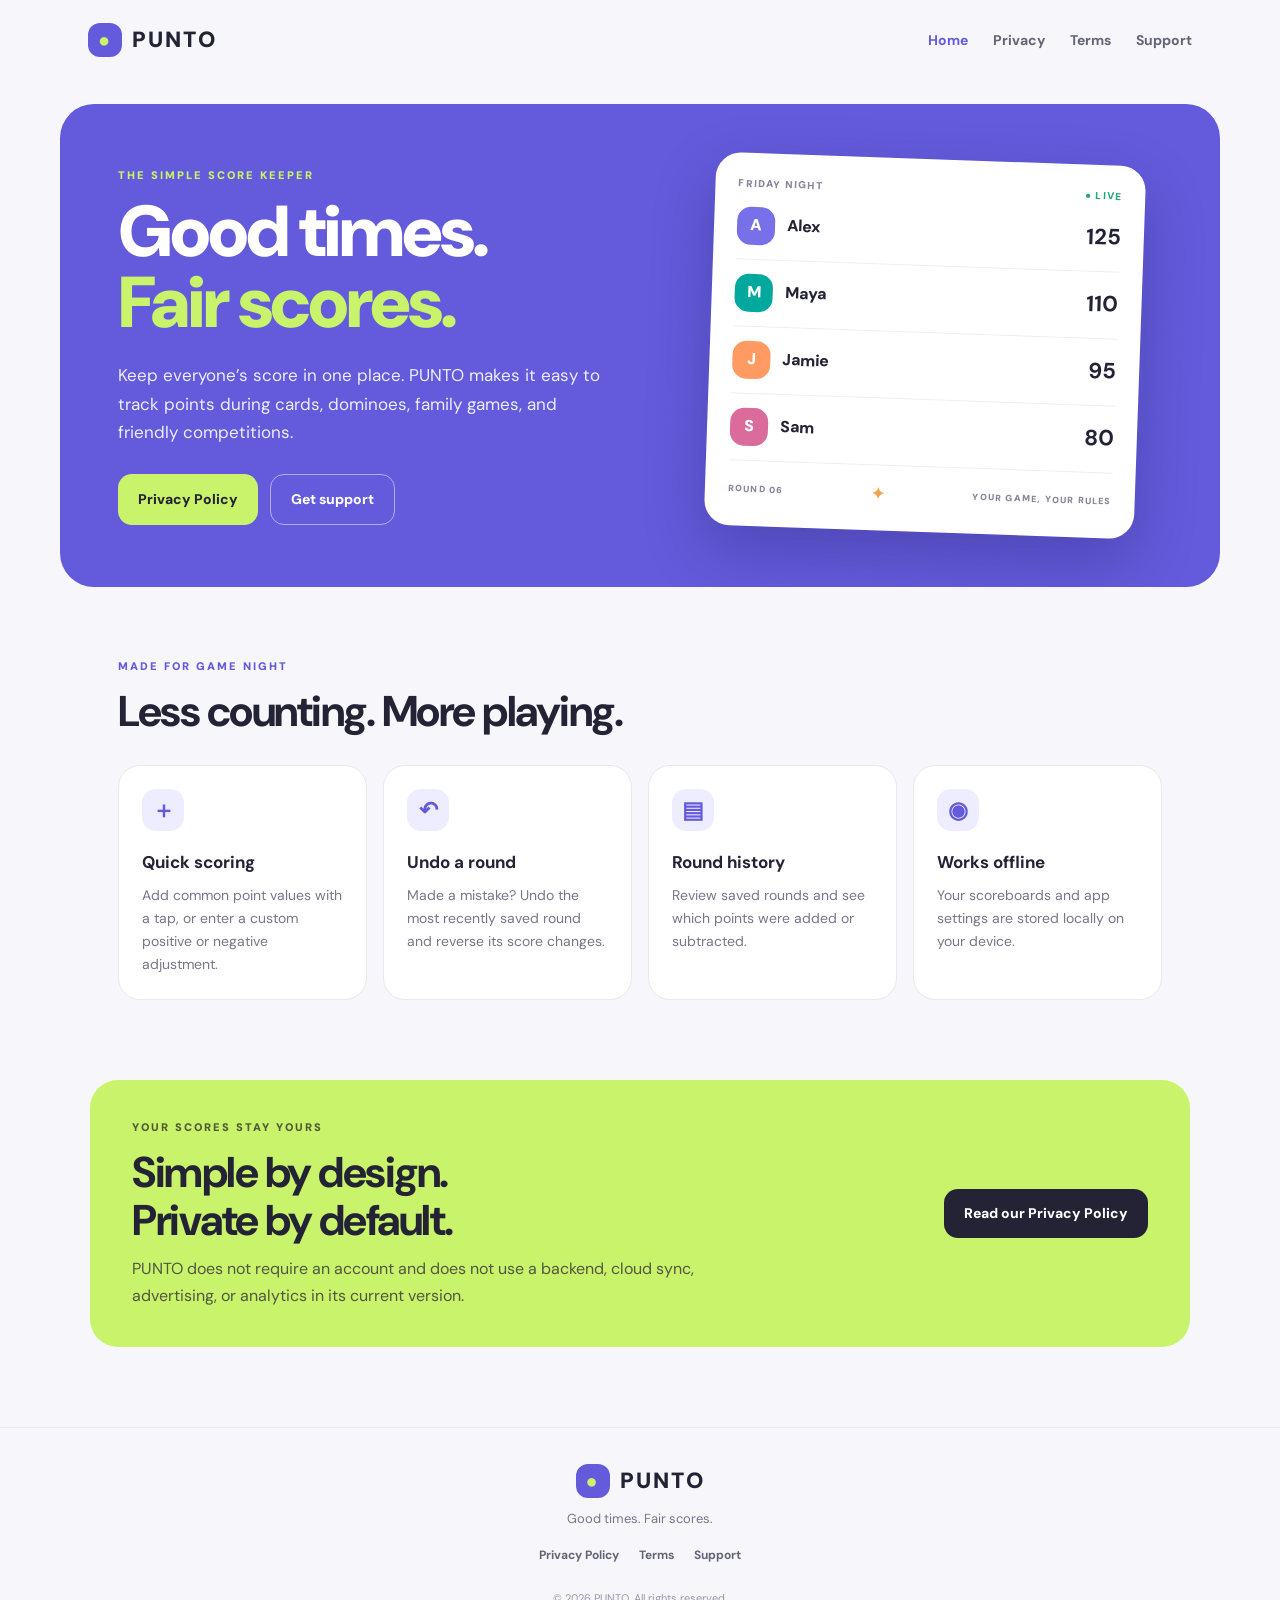
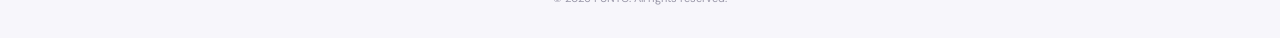
<file: docs/index.html>
<!doctype html>
<html lang="en">
<head>
  <meta charset="utf-8">
  <meta name="viewport" content="width=device-width, initial-scale=1">
  <meta name="theme-color" content="#635bdb">
  <meta name="description" content="PUNTO is a simple offline score keeper for cards, dominoes, and game nights.">
  <title>PUNTO — Score Keeper</title>
  <link rel="stylesheet" href="assets/style.css">
</head>
<body>
  <header class="site-header">
    <a class="brand" href="index.html"><span class="brand-mark">●</span><span>PUNTO</span></a>
    <nav>
      <a href="index.html" aria-current="page">Home</a>
      <a href="privacy-policy.html">Privacy</a>
      <a href="terms.html">Terms</a>
      <a href="support.html">Support</a>
    </nav>
  </header>

  <main>
    <section class="hero">
      <div class="hero-copy">
        <p class="eyebrow">THE SIMPLE SCORE KEEPER</p>
        <h1>Good times.<br><span>Fair scores.</span></h1>
        <p class="lead">Keep everyone’s score in one place. PUNTO makes it easy to track points during cards, dominoes, family games, and friendly competitions.</p>
        <div class="hero-actions">
          <a class="button button-light" href="privacy-policy.html">Privacy Policy</a>
          <a class="button button-outline" href="support.html">Get support</a>
        </div>
      </div>
      <div class="score-art" aria-label="Illustration of a colorful game scoreboard">
        <div class="score-top"><span>FRIDAY NIGHT</span><span class="live-dot">● LIVE</span></div>
        <div class="score-row"><span class="avatar purple">A</span><span class="player">Alex</span><strong>125</strong></div>
        <div class="score-row"><span class="avatar teal">M</span><span class="player">Maya</span><strong>110</strong></div>
        <div class="score-row"><span class="avatar orange">J</span><span class="player">Jamie</span><strong>95</strong></div>
        <div class="score-row"><span class="avatar pink">S</span><span class="player">Sam</span><strong>80</strong></div>
        <div class="score-footer">ROUND 06 <span>✦</span> YOUR GAME, YOUR RULES</div>
      </div>
    </section>

    <section class="section">
      <p class="eyebrow">MADE FOR GAME NIGHT</p>
      <h2>Less counting. More playing.</h2>
      <div class="feature-grid">
        <article class="feature"><span class="feature-icon">＋</span><h3>Quick scoring</h3><p>Add common point values with a tap, or enter a custom positive or negative adjustment.</p></article>
        <article class="feature"><span class="feature-icon">↶</span><h3>Undo a round</h3><p>Made a mistake? Undo the most recently saved round and reverse its score changes.</p></article>
        <article class="feature"><span class="feature-icon">▤</span><h3>Round history</h3><p>Review saved rounds and see which points were added or subtracted.</p></article>
        <article class="feature"><span class="feature-icon">◉</span><h3>Works offline</h3><p>Your scoreboards and app settings are stored locally on your device.</p></article>
      </div>
    </section>

    <section class="privacy-strip">
      <div><p class="eyebrow">YOUR SCORES STAY YOURS</p><h2>Simple by design.<br>Private by default.</h2><p>PUNTO does not require an account and does not use a backend, cloud sync, advertising, or analytics in its current version.</p></div>
      <a class="button button-dark" href="privacy-policy.html">Read our Privacy Policy</a>
    </section>
  </main>

  <footer class="site-footer">
    <a class="brand" href="index.html"><span class="brand-mark">●</span><span>PUNTO</span></a>
    <p>Good times. Fair scores.</p>
    <div class="footer-links"><a href="privacy-policy.html">Privacy Policy</a><a href="terms.html">Terms</a><a href="support.html">Support</a></div>
    <small>© 2026 PUNTO. All rights reserved.</small>
  </footer>
</body>
</html>
</file>
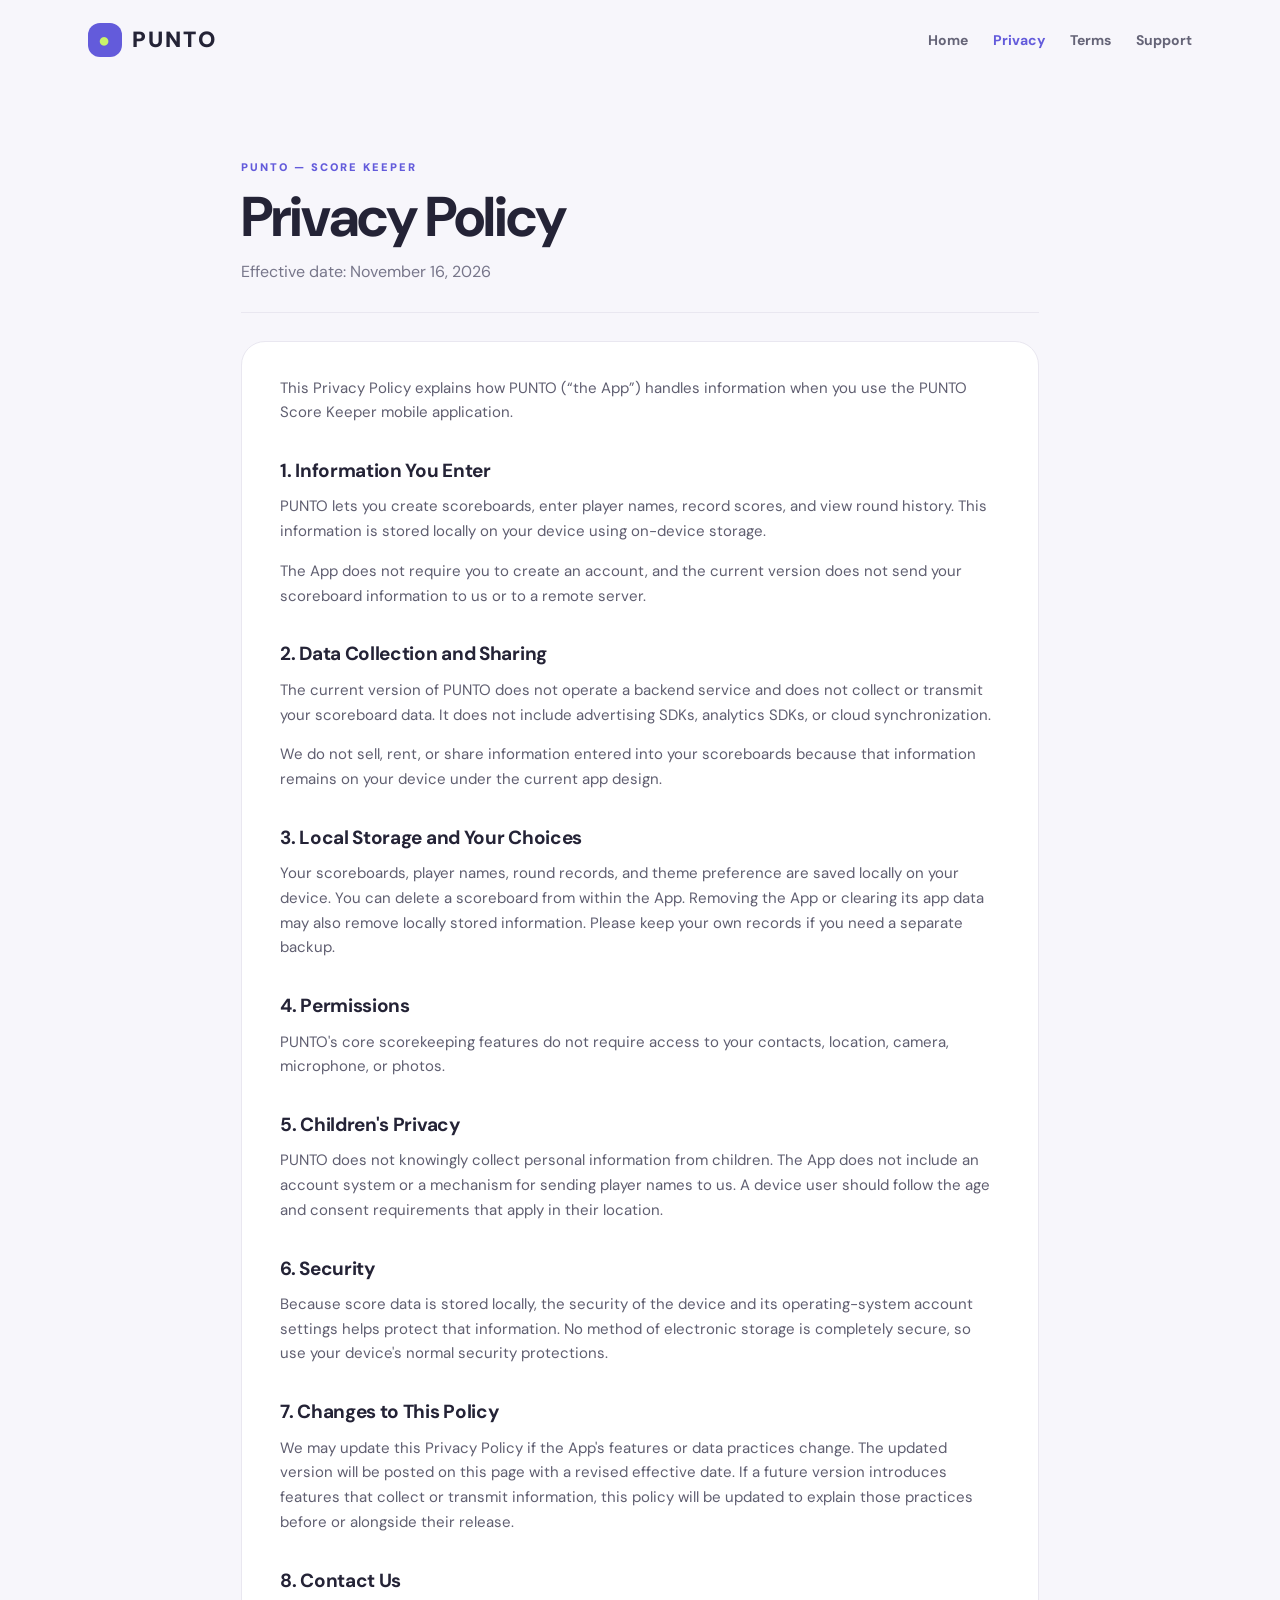
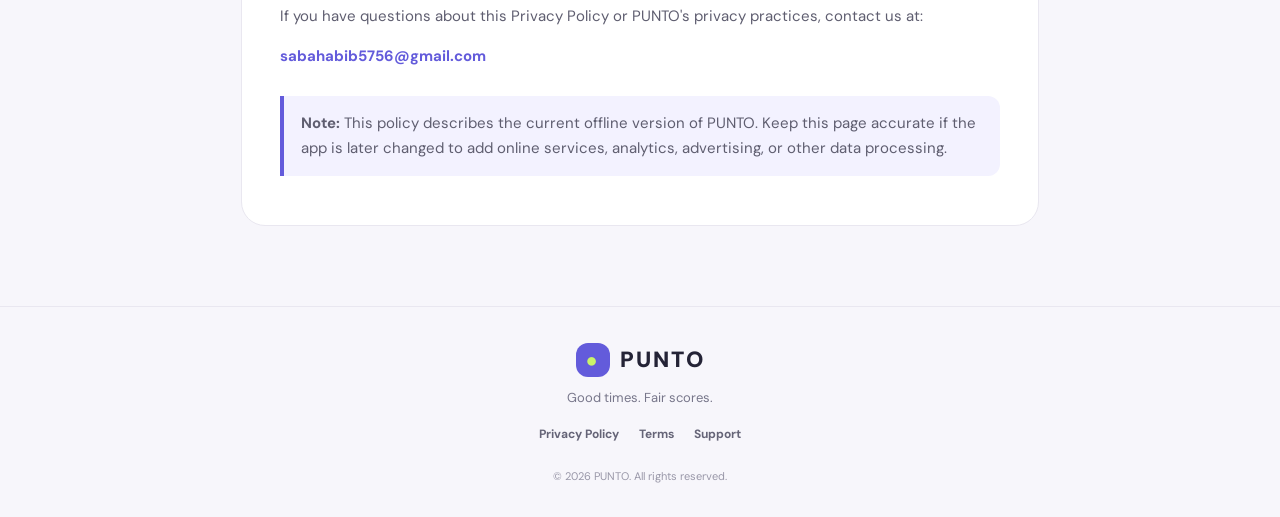
<file: docs/privacy-policy.html>
<!doctype html>
<html lang="en">
<head>
  <meta charset="utf-8">
  <meta name="viewport" content="width=device-width, initial-scale=1">
  <meta name="theme-color" content="#635bdb">
  <meta name="description" content="PUNTO Score Keeper Privacy Policy.">
  <title>Privacy Policy — PUNTO</title>
  <link rel="stylesheet" href="assets/style.css">
</head>
<body>
  <header class="site-header">
    <a class="brand" href="index.html"><span class="brand-mark">●</span><span>PUNTO</span></a>
    <nav><a href="index.html">Home</a><a href="privacy-policy.html" aria-current="page">Privacy</a><a href="terms.html">Terms</a><a href="support.html">Support</a></nav>
  </header>

  <main class="legal-wrap">
    <div class="legal-heading"><p class="eyebrow">PUNTO — SCORE KEEPER</p><h1>Privacy Policy</h1><p class="muted">Effective date: November 16, 2026</p></div>
    <article class="legal-content">
      <p>This Privacy Policy explains how PUNTO (“the App”) handles information when you use the PUNTO Score Keeper mobile application.</p>

      <h2>1. Information You Enter</h2>
      <p>PUNTO lets you create scoreboards, enter player names, record scores, and view round history. This information is stored locally on your device using on-device storage.</p>
      <p>The App does not require you to create an account, and the current version does not send your scoreboard information to us or to a remote server.</p>

      <h2>2. Data Collection and Sharing</h2>
      <p>The current version of PUNTO does not operate a backend service and does not collect or transmit your scoreboard data. It does not include advertising SDKs, analytics SDKs, or cloud synchronization.</p>
      <p>We do not sell, rent, or share information entered into your scoreboards because that information remains on your device under the current app design.</p>

      <h2>3. Local Storage and Your Choices</h2>
      <p>Your scoreboards, player names, round records, and theme preference are saved locally on your device. You can delete a scoreboard from within the App. Removing the App or clearing its app data may also remove locally stored information. Please keep your own records if you need a separate backup.</p>

      <h2>4. Permissions</h2>
      <p>PUNTO's core scorekeeping features do not require access to your contacts, location, camera, microphone, or photos.</p>

      <h2>5. Children's Privacy</h2>
      <p>PUNTO does not knowingly collect personal information from children. The App does not include an account system or a mechanism for sending player names to us. A device user should follow the age and consent requirements that apply in their location.</p>

      <h2>6. Security</h2>
      <p>Because score data is stored locally, the security of the device and its operating-system account settings helps protect that information. No method of electronic storage is completely secure, so use your device's normal security protections.</p>

      <h2>7. Changes to This Policy</h2>
      <p>We may update this Privacy Policy if the App's features or data practices change. The updated version will be posted on this page with a revised effective date. If a future version introduces features that collect or transmit information, this policy will be updated to explain those practices before or alongside their release.</p>

      <h2>8. Contact Us</h2>
      <p>If you have questions about this Privacy Policy or PUNTO's privacy practices, contact us at:</p>
      <p><a href="mailto:sabahabib5756@gmail.com">sabahabib5756@gmail.com</a></p>

      <p class="policy-note"><strong>Note:</strong> This policy describes the current offline version of PUNTO. Keep this page accurate if the app is later changed to add online services, analytics, advertising, or other data processing.</p>
    </article>
  </main>

  <footer class="site-footer">
    <a class="brand" href="index.html"><span class="brand-mark">●</span><span>PUNTO</span></a>
    <p>Good times. Fair scores.</p>
    <div class="footer-links"><a href="privacy-policy.html">Privacy Policy</a><a href="terms.html">Terms</a><a href="support.html">Support</a></div>
    <small>© 2026 PUNTO. All rights reserved.</small>
  </footer>
</body>
</html>
</file>
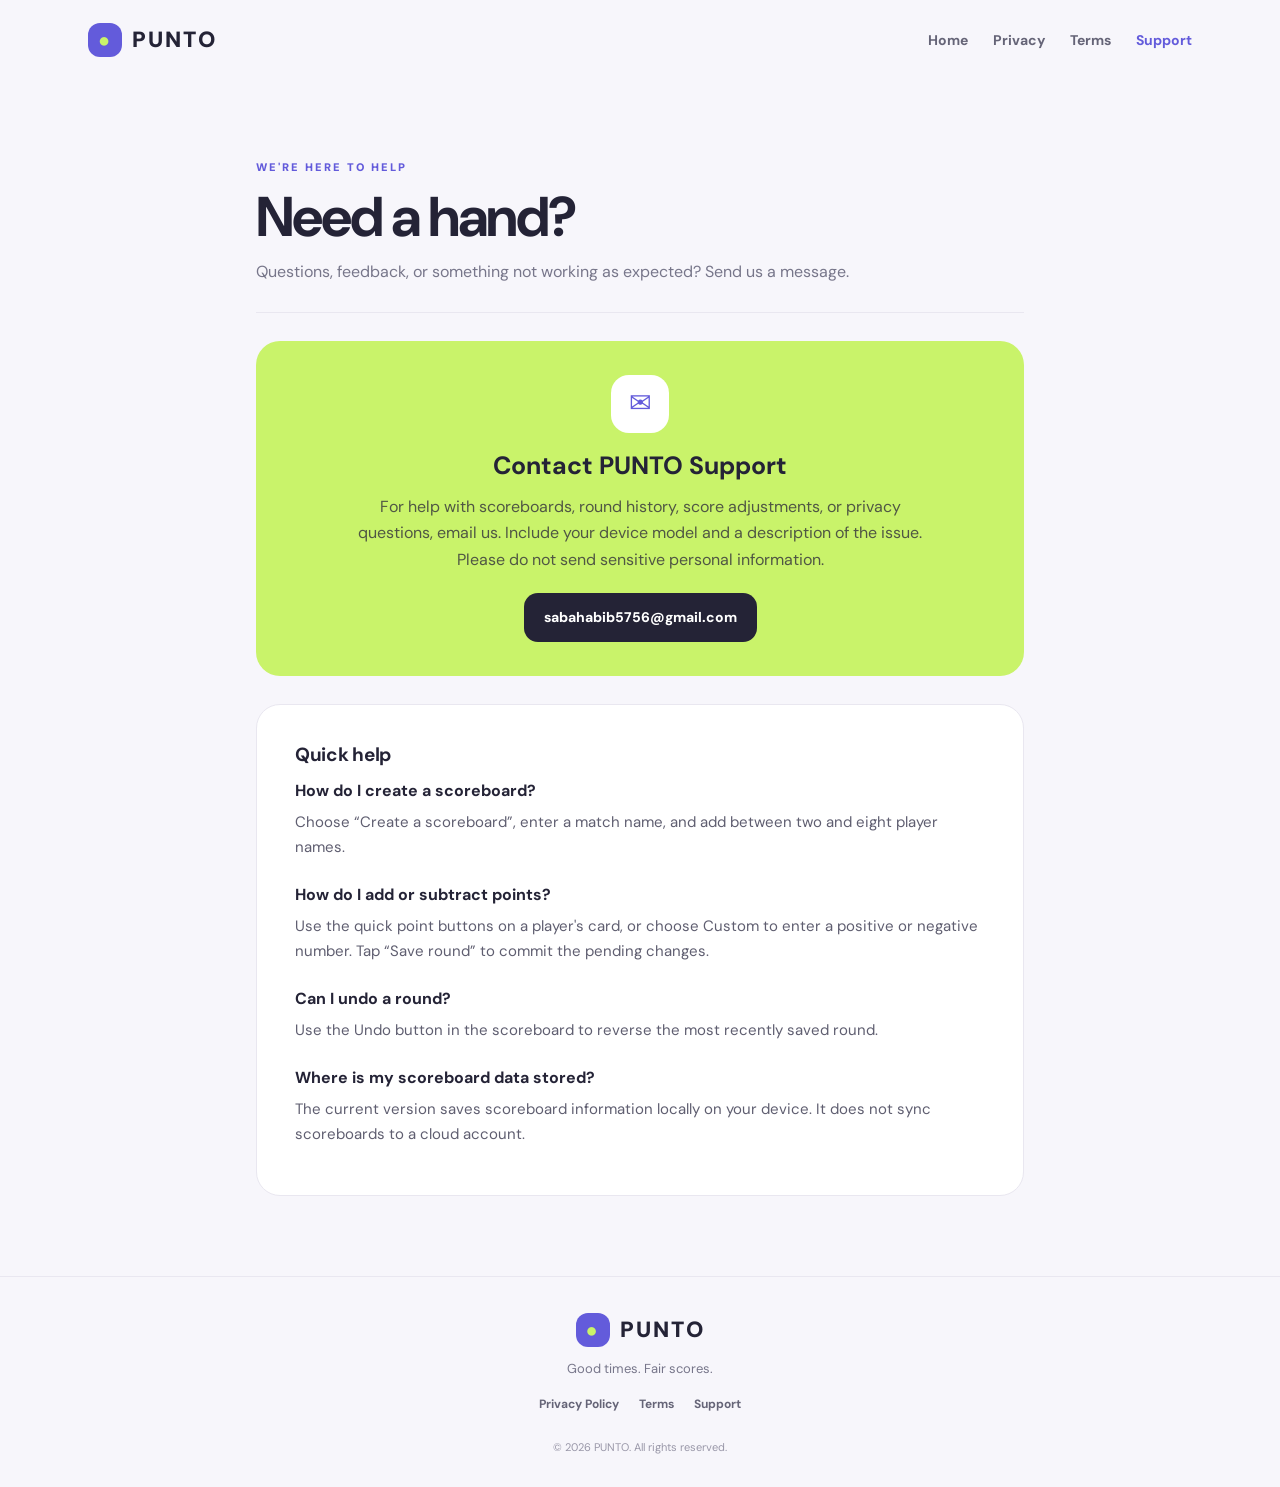
<file: docs/support.html>
<!doctype html>
<html lang="en">
<head>
  <meta charset="utf-8">
  <meta name="viewport" content="width=device-width, initial-scale=1">
  <meta name="theme-color" content="#635bdb">
  <title>Support — PUNTO</title>
  <link rel="stylesheet" href="assets/style.css">
</head>
<body>
  <header class="site-header">
    <a class="brand" href="index.html"><span class="brand-mark">●</span><span>PUNTO</span></a>
    <nav><a href="index.html">Home</a><a href="privacy-policy.html">Privacy</a><a href="terms.html">Terms</a><a href="support.html" aria-current="page">Support</a></nav>
  </header>

  <main class="legal-wrap support-page">
    <div class="legal-heading"><p class="eyebrow">WE'RE HERE TO HELP</p><h1>Need a hand?</h1><p class="muted">Questions, feedback, or something not working as expected? Send us a message.</p></div>
    <section class="support-card">
      <div class="support-icon">✉</div>
      <h2>Contact PUNTO Support</h2>
      <p>For help with scoreboards, round history, score adjustments, or privacy questions, email us. Include your device model and a description of the issue. Please do not send sensitive personal information.</p>
      <a class="button button-dark" href="mailto:sabahabib5756@gmail.com?subject=PUNTO%20Support">sabahabib5756@gmail.com</a>
    </section>
    <article class="legal-content faq">
      <h2>Quick help</h2>
      <h3>How do I create a scoreboard?</h3>
      <p>Choose “Create a scoreboard”, enter a match name, and add between two and eight player names.</p>
      <h3>How do I add or subtract points?</h3>
      <p>Use the quick point buttons on a player's card, or choose Custom to enter a positive or negative number. Tap “Save round” to commit the pending changes.</p>
      <h3>Can I undo a round?</h3>
      <p>Use the Undo button in the scoreboard to reverse the most recently saved round.</p>
      <h3>Where is my scoreboard data stored?</h3>
      <p>The current version saves scoreboard information locally on your device. It does not sync scoreboards to a cloud account.</p>
    </article>
  </main>

  <footer class="site-footer">
    <a class="brand" href="index.html"><span class="brand-mark">●</span><span>PUNTO</span></a>
    <p>Good times. Fair scores.</p>
    <div class="footer-links"><a href="privacy-policy.html">Privacy Policy</a><a href="terms.html">Terms</a><a href="support.html">Support</a></div>
    <small>© 2026 PUNTO. All rights reserved.</small>
  </footer>
</body>
</html>
</file>
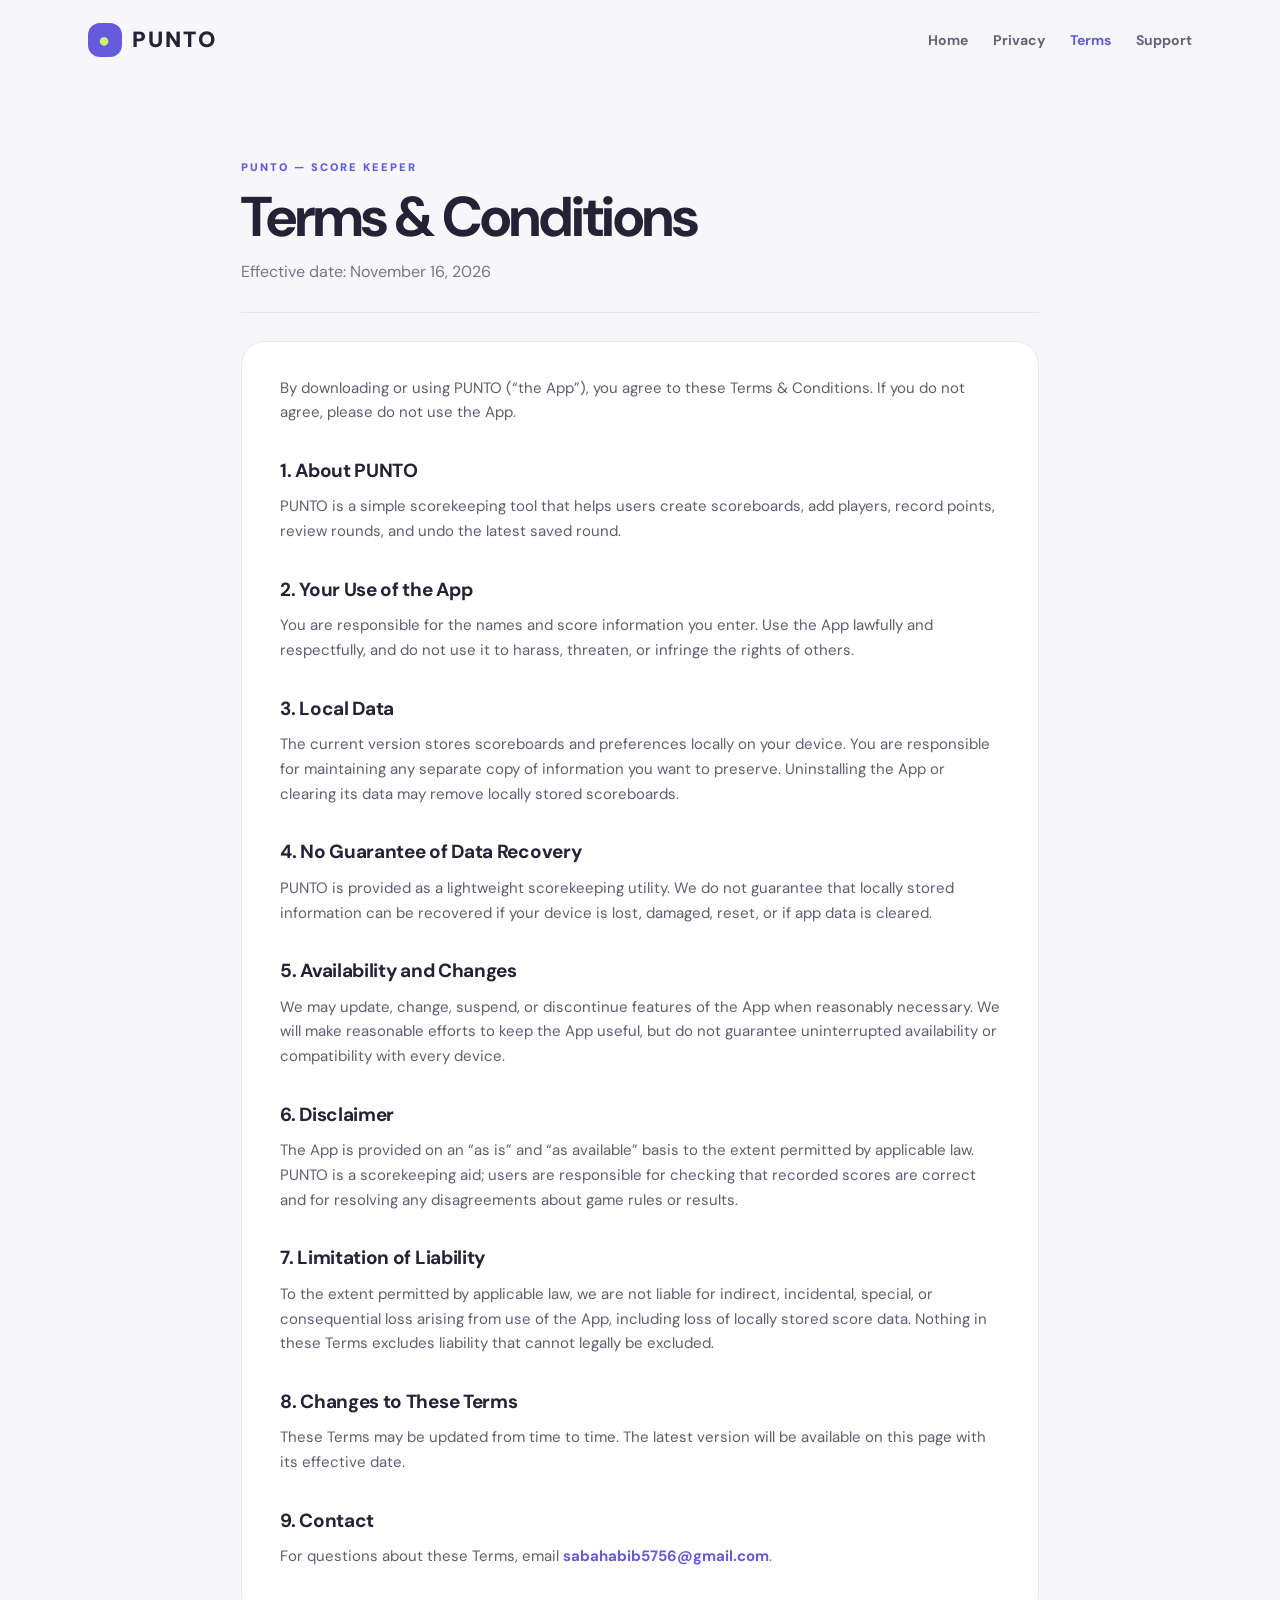
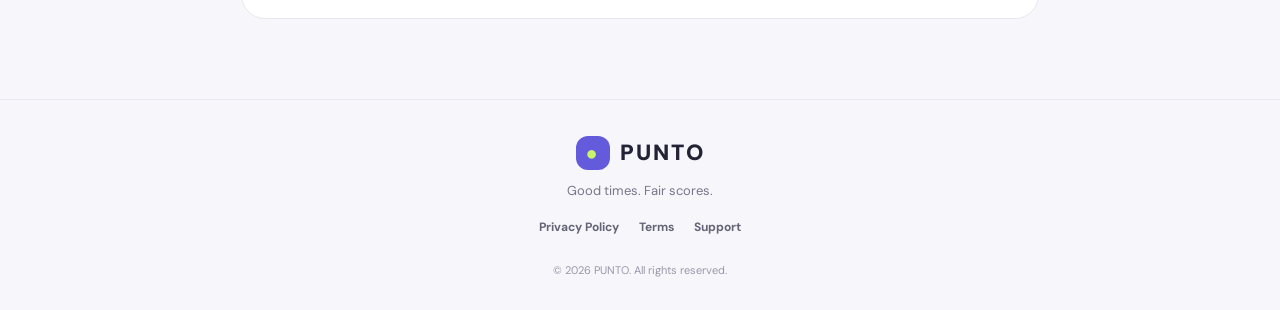
<file: docs/terms.html>
<!doctype html>
<html lang="en">
<head>
  <meta charset="utf-8">
  <meta name="viewport" content="width=device-width, initial-scale=1">
  <meta name="theme-color" content="#635bdb">
  <title>Terms &amp; Conditions — PUNTO</title>
  <link rel="stylesheet" href="assets/style.css">
</head>
<body>
  <header class="site-header">
    <a class="brand" href="index.html"><span class="brand-mark">●</span><span>PUNTO</span></a>
    <nav><a href="index.html">Home</a><a href="privacy-policy.html">Privacy</a><a href="terms.html" aria-current="page">Terms</a><a href="support.html">Support</a></nav>
  </header>

  <main class="legal-wrap">
    <div class="legal-heading"><p class="eyebrow">PUNTO — SCORE KEEPER</p><h1>Terms &amp; Conditions</h1><p class="muted">Effective date: November 16, 2026</p></div>
    <article class="legal-content">
      <p>By downloading or using PUNTO (“the App”), you agree to these Terms &amp; Conditions. If you do not agree, please do not use the App.</p>

      <h2>1. About PUNTO</h2>
      <p>PUNTO is a simple scorekeeping tool that helps users create scoreboards, add players, record points, review rounds, and undo the latest saved round.</p>

      <h2>2. Your Use of the App</h2>
      <p>You are responsible for the names and score information you enter. Use the App lawfully and respectfully, and do not use it to harass, threaten, or infringe the rights of others.</p>

      <h2>3. Local Data</h2>
      <p>The current version stores scoreboards and preferences locally on your device. You are responsible for maintaining any separate copy of information you want to preserve. Uninstalling the App or clearing its data may remove locally stored scoreboards.</p>

      <h2>4. No Guarantee of Data Recovery</h2>
      <p>PUNTO is provided as a lightweight scorekeeping utility. We do not guarantee that locally stored information can be recovered if your device is lost, damaged, reset, or if app data is cleared.</p>

      <h2>5. Availability and Changes</h2>
      <p>We may update, change, suspend, or discontinue features of the App when reasonably necessary. We will make reasonable efforts to keep the App useful, but do not guarantee uninterrupted availability or compatibility with every device.</p>

      <h2>6. Disclaimer</h2>
      <p>The App is provided on an “as is” and “as available” basis to the extent permitted by applicable law. PUNTO is a scorekeeping aid; users are responsible for checking that recorded scores are correct and for resolving any disagreements about game rules or results.</p>

      <h2>7. Limitation of Liability</h2>
      <p>To the extent permitted by applicable law, we are not liable for indirect, incidental, special, or consequential loss arising from use of the App, including loss of locally stored score data. Nothing in these Terms excludes liability that cannot legally be excluded.</p>

      <h2>8. Changes to These Terms</h2>
      <p>These Terms may be updated from time to time. The latest version will be available on this page with its effective date.</p>

      <h2>9. Contact</h2>
      <p>For questions about these Terms, email <a href="mailto:sabahabib5756@gmail.com">sabahabib5756@gmail.com</a>.</p>
    </article>
  </main>

  <footer class="site-footer">
    <a class="brand" href="index.html"><span class="brand-mark">●</span><span>PUNTO</span></a>
    <p>Good times. Fair scores.</p>
    <div class="footer-links"><a href="privacy-policy.html">Privacy Policy</a><a href="terms.html">Terms</a><a href="support.html">Support</a></div>
    <small>© 2026 PUNTO. All rights reserved.</small>
  </footer>
</body>
</html>
</file>
<file: docs/assets/style.css>
@import url('https://fonts.googleapis.com/css2?family=DM+Sans:wght@400;500;600;700;800;900&display=swap');

:root{--purple:#635bdb;--purple-dark:#4e47bd;--lime:#c9f36a;--ink:#242336;--muted:#77768a;--paper:#f7f6fb;--line:#e9e7f0;--white:#fff}
*{box-sizing:border-box}
html{scroll-behavior:smooth}
body{margin:0;background:var(--paper);color:var(--ink);font-family:'DM Sans',Arial,sans-serif;line-height:1.65}
a{color:var(--purple);text-decoration:none}
a:hover{text-decoration:underline}
.site-header{max-width:1160px;margin:auto;padding:22px 28px;display:flex;align-items:center;justify-content:space-between;gap:24px}
.brand{display:inline-flex;align-items:center;gap:10px;color:var(--ink);font-weight:900;font-size:22px;letter-spacing:2px}
.brand:hover{text-decoration:none}
.brand-mark{display:inline-grid;place-items:center;width:34px;height:34px;border-radius:12px;background:var(--purple);color:var(--lime);font-size:20px;line-height:1}
nav{display:flex;gap:25px;flex-wrap:wrap}
nav a,.footer-links a{font-size:14px;font-weight:700;color:#656477}
nav a[aria-current=page]{color:var(--purple)}
.hero{max-width:1160px;margin:24px auto 70px;padding:55px 58px;min-height:480px;border-radius:34px;background:var(--purple);display:grid;grid-template-columns:1.05fr .95fr;align-items:center;gap:44px;overflow:hidden}
.hero-copy{color:white}
.eyebrow{font-size:11px;font-weight:900;letter-spacing:2px;color:var(--purple);margin:0 0 12px}
.hero .eyebrow{color:var(--lime)}
h1,h2,h3,p{margin-top:0}
.hero h1{font-size:clamp(44px,6vw,72px);line-height:.99;letter-spacing:-3px;margin:0 0 22px;font-weight:900}
.hero h1 span{color:var(--lime)}
.lead{font-size:17px;max-width:490px;color:#eeedff;line-height:1.7}
.hero-actions{display:flex;gap:12px;flex-wrap:wrap;margin-top:27px}
.button{display:inline-flex;align-items:center;justify-content:center;padding:13px 20px;border-radius:14px;font-weight:800;font-size:14px;transition:transform .15s ease}
.button:hover{transform:translateY(-2px);text-decoration:none}
.button-light{background:var(--lime);color:var(--ink)}
.button-outline{border:1px solid #ffffff80;color:white}
.button-dark{background:var(--ink);color:white}
.score-art{background:#fff;border-radius:25px;padding:23px;box-shadow:0 24px 60px #28216d55;transform:rotate(2deg);max-width:430px;width:100%;justify-self:center}
.score-top,.score-footer{display:flex;justify-content:space-between;align-items:center;font-size:10px;font-weight:900;letter-spacing:1.2px;color:#88869a}
.live-dot{color:#24a77e}
.score-row{display:flex;align-items:center;gap:12px;padding:14px 0;border-bottom:1px solid #efedf4}
.score-row strong{font-size:22px;margin-left:auto;color:var(--ink)}
.player{font-weight:800}
.avatar{width:38px;height:38px;display:grid;place-items:center;border-radius:14px;color:white;font-weight:900}
.purple{background:#7770e9}.teal{background:#00a89d}.orange{background:#ff9a62}.pink{background:#da6b9b}
.score-footer{padding-top:16px;font-size:9px}.score-footer span{color:#f4a24c;font-size:16px}
.section{max-width:1100px;margin:0 auto 80px;padding:0 28px}
.section h2,.privacy-strip h2{font-size:clamp(30px,4vw,43px);line-height:1.12;letter-spacing:-1.5px;margin-bottom:30px}
.feature-grid{display:grid;grid-template-columns:repeat(4,1fr);gap:16px}
.feature{background:white;border:1px solid var(--line);border-radius:22px;padding:23px}
.feature-icon{width:42px;height:42px;display:grid;place-items:center;background:#eeedff;color:var(--purple);border-radius:14px;font-size:23px;font-weight:900}
.feature h3{font-size:17px;margin:17px 0 7px}
.feature p{font-size:14px;color:var(--muted);margin:0}
.privacy-strip{max-width:1100px;margin:0 auto 80px;padding:38px 42px;border-radius:28px;background:var(--lime);display:flex;align-items:center;justify-content:space-between;gap:30px}
.privacy-strip .eyebrow{color:#525b36}.privacy-strip h2{margin-bottom:12px}.privacy-strip p:last-child{max-width:580px;color:#505744;margin-bottom:0}
.site-footer{border-top:1px solid var(--line);padding:35px 28px 28px;text-align:center}
.site-footer .brand{justify-content:center}
.site-footer>p{font-size:13px;color:var(--muted);margin:9px 0 16px}
.footer-links{display:flex;justify-content:center;gap:20px;flex-wrap:wrap;margin-bottom:18px}
.footer-links a{font-size:12px}
.site-footer small{color:#9997a8;font-size:11px}
.legal-wrap{max-width:850px;margin:44px auto 80px;padding:0 26px}
.legal-heading{padding:34px 0 26px;border-bottom:1px solid var(--line);margin-bottom:28px}
.legal-heading h1{font-size:clamp(38px,6vw,56px);letter-spacing:-2px;line-height:1.05;margin:0 0 12px}
.muted{color:var(--muted);margin-bottom:0}
.legal-content{background:white;border:1px solid var(--line);border-radius:24px;padding:34px 38px}
.legal-content h2{font-size:19px;margin:30px 0 8px;letter-spacing:-.3px}
.legal-content h2:first-child{margin-top:0}
.legal-content p{color:#5f5e70;font-size:15px}
.legal-content a{font-weight:700}
.policy-note{background:#f3f2ff;border-left:4px solid var(--purple);padding:15px 17px;border-radius:0 12px 12px 0;margin-top:28px}
.support-page{max-width:820px}
.support-card{background:var(--lime);padding:34px;border-radius:24px;text-align:center;margin-bottom:28px}
.support-icon{width:58px;height:58px;margin:0 auto 12px;display:grid;place-items:center;background:white;border-radius:18px;color:var(--purple);font-size:27px}
.support-card h2{margin-bottom:8px;font-size:25px}
.support-card p{max-width:570px;margin:0 auto 20px;color:#505744}
.faq h3{font-size:16px;margin:23px 0 5px}
.faq h3:first-of-type{margin-top:8px}
@media(max-width:850px){.hero{margin:12px 16px 55px;padding:38px 30px;grid-template-columns:1fr;gap:35px}.score-art{max-width:500px}.feature-grid{grid-template-columns:repeat(2,1fr)}.privacy-strip{margin:0 16px 60px;padding:30px;align-items:flex-start;flex-direction:column}}
@media(max-width:560px){.site-header{padding:18px 20px;align-items:flex-start;flex-direction:column;gap:13px}nav{gap:16px}.hero{padding:32px 23px;border-radius:25px}.hero h1{letter-spacing:-2px}.lead{font-size:15px}.score-art{padding:17px}.feature-grid{grid-template-columns:1fr}.section{padding:0 20px}.legal-wrap{margin:25px auto 55px;padding:0 16px}.legal-content{padding:24px 21px}.legal-heading{padding:25px 5px 20px}.support-card{padding:28px 20px}.privacy-strip{padding:27px 23px}}
</file>
